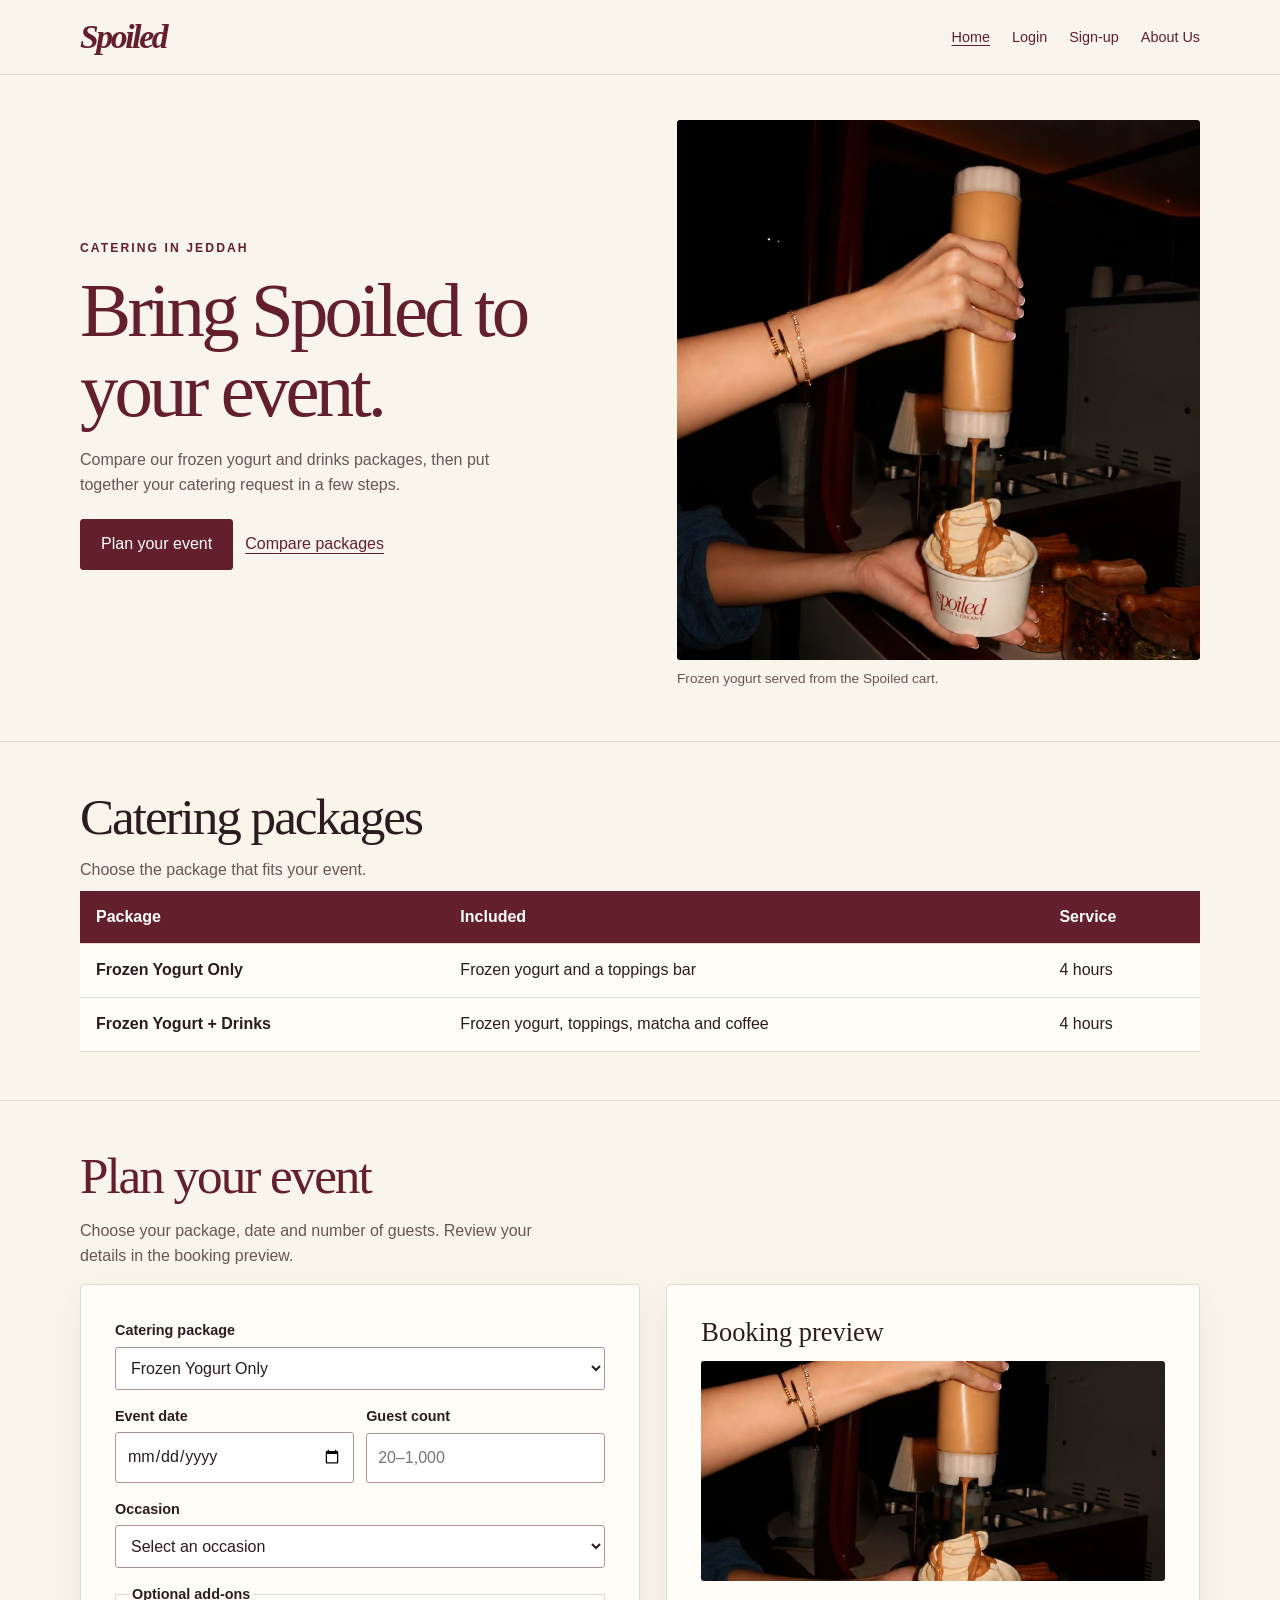
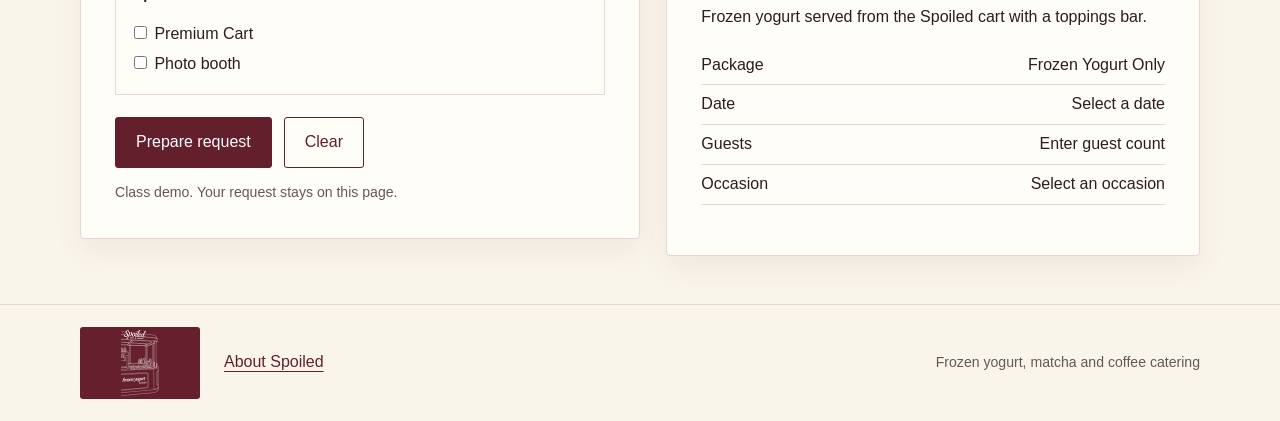
<file: index.html>
<!doctype html>
<html lang="en">
<head>
  <meta charset="utf-8">
  <meta name="viewport" content="width=device-width, initial-scale=1">
  <title>Plan your event | Spoiled Catering</title>
  <link rel="stylesheet" href="styles.css">
  <script src="app.js" defer></script>
  <style>
    #booking-title { color: var(--wine); }
    .preview-ready { border-color: #53745a; }
  </style>
</head>
<body>
  <header class="site-header">
    <div class="wrap header-row">
      <a class="wordmark" href="index.html">Spoiled</a>
      <nav class="menu" aria-label="Main menu">
        <a href="index.html" aria-current="page">Home</a>
        <a href="login.html">Login</a>
        <a href="signup.html">Sign-up</a>
        <a href="about.html">About Us</a>
      </nav>
    </div>
  </header>
<main>
  <section class="wrap hero" aria-labelledby="home-title">
    <div>
      <p class="eyebrow">Catering in Jeddah</p>
      <h1 id="home-title">Bring Spoiled to your event.</h1>
      <p class="intro">Compare our frozen yogurt and drinks packages, then put together your catering request in a few steps.</p>
      <div class="actions">
        <a class="button" href="#booking">Plan your event</a>
        <a href="#packages">Compare packages</a>
      </div>
    </div>
    <figure>
      <img class="hero-image" src="assets/froyo.webp" alt="A Spoiled frozen yogurt cup being finished at an event">
      <figcaption class="hero-caption">Frozen yogurt served from the Spoiled cart.</figcaption>
    </figure>
  </section>
  <section class="section" id="packages" aria-labelledby="packages-title">
    <div class="wrap">
      <h2 id="packages-title">Catering packages</h2>
      <div class="table-wrap">
        <table>
          <caption>Choose the package that fits your event.</caption>
          <thead><tr><th scope="col">Package</th><th scope="col">Included</th><th scope="col">Service</th></tr></thead>
          <tbody>
            <tr><th scope="row">Frozen Yogurt Only</th><td>Frozen yogurt and a toppings bar</td><td>4 hours</td></tr>
            <tr><th scope="row">Frozen Yogurt + Drinks</th><td>Frozen yogurt, toppings, matcha and coffee</td><td>4 hours</td></tr>
          </tbody>
        </table>
      </div>
    </div>
  </section>
  <section class="section" id="booking" aria-labelledby="booking-title">
    <div class="wrap">
      <h2 id="booking-title">Plan your event</h2>
      <p class="intro">Choose your package, date and number of guests. Review your details in the booking preview.</p>
      <div class="booking-grid">
        <form class="card" id="booking-form" method="post" novalidate>
          <div class="field">
            <label for="package">Catering package</label>
            <select id="package" name="package" required>
              <option value="yogurt">Frozen Yogurt Only</option>
              <option value="drinks">Frozen Yogurt + Drinks</option>
            </select>
          </div>
          <div class="field-pair">
            <div class="field">
              <label for="event-date">Event date</label>
              <input id="event-date" name="eventDate" type="date" required>
            </div>
            <div class="field">
              <label for="guests">Guest count</label>
              <input id="guests" name="guests" type="number" min="20" max="1000" step="1" placeholder="20–1,000" required>
            </div>
          </div>
          <div class="field">
            <label for="occasion">Occasion</label>
            <select id="occasion" name="occasion" required>
              <option value="">Select an occasion</option>
              <option>Private celebration</option><option>Corporate event</option><option>Campus event</option><option>Other</option>
            </select>
          </div>
          <fieldset>
            <legend>Optional add-ons</legend>
            <label class="check"><input type="checkbox" name="addons" value="Premium Cart"> Premium Cart</label>
            <label class="check"><input type="checkbox" name="addons" value="Photo booth"> Photo booth</label>
          </fieldset>
          <div class="actions">
            <button class="button" type="submit" disabled>Prepare request</button>
            <button class="button secondary" type="reset">Clear</button>
          </div>
          <p class="note" style="margin-bottom: 0">Class demo. Your request stays on this page.</p>
          <p class="status" id="booking-status" role="status"></p>
          <noscript><p>Enable JavaScript to use the booking preview.</p></noscript>
        </form>
        <article class="card" id="booking-preview" aria-labelledby="preview-title">
          <h3 id="preview-title">Booking preview</h3>
          <img id="package-image" class="preview-image" src="assets/froyo.webp" alt="Spoiled frozen yogurt in a serving cup">
          <p id="package-description">Frozen yogurt served from the Spoiled cart with a toppings bar.</p>
          <dl class="summary">
            <div><dt>Package</dt><dd id="summary-package">Frozen Yogurt Only</dd></div>
            <div><dt>Date</dt><dd id="summary-date">Select a date</dd></div>
            <div><dt>Guests</dt><dd id="summary-guests">Enter guest count</dd></div>
            <div><dt>Occasion</dt><dd id="summary-occasion">Select an occasion</dd></div>
          </dl>
          <div id="summary-addons" hidden><strong>Add-ons</strong><ul id="addon-list"></ul></div>
        </article>
      </div>
    </div>
  </section>
</main>
  <footer class="site-footer">
    <div class="wrap footer-row">
      <div class="footer-brand">
        <img src="assets/cart-badge.webp" width="120" height="72" alt="Spoiled cart illustration" usemap="#spoiled-cart">
        <map name="spoiled-cart" id="spoiled-cart">
          <area shape="rect" coords="0,0,119,71" href="about.html" alt="About Spoiled Catering">
        </map>
        <a href="about.html">About Spoiled</a>
      </div>
      <p class="note">Frozen yogurt, matcha and coffee catering</p>
    </div>
  </footer>
  <script>
    const form = document.querySelector('#booking-form');
    const preview = document.querySelector('#booking-preview');
    form.addEventListener('booking:prepared', () => preview.classList.add('preview-ready'));
    form.addEventListener('input', () => preview.classList.remove('preview-ready'));
    form.addEventListener('reset', () => preview.classList.remove('preview-ready'));
  </script>
</body>
</html>
</file>
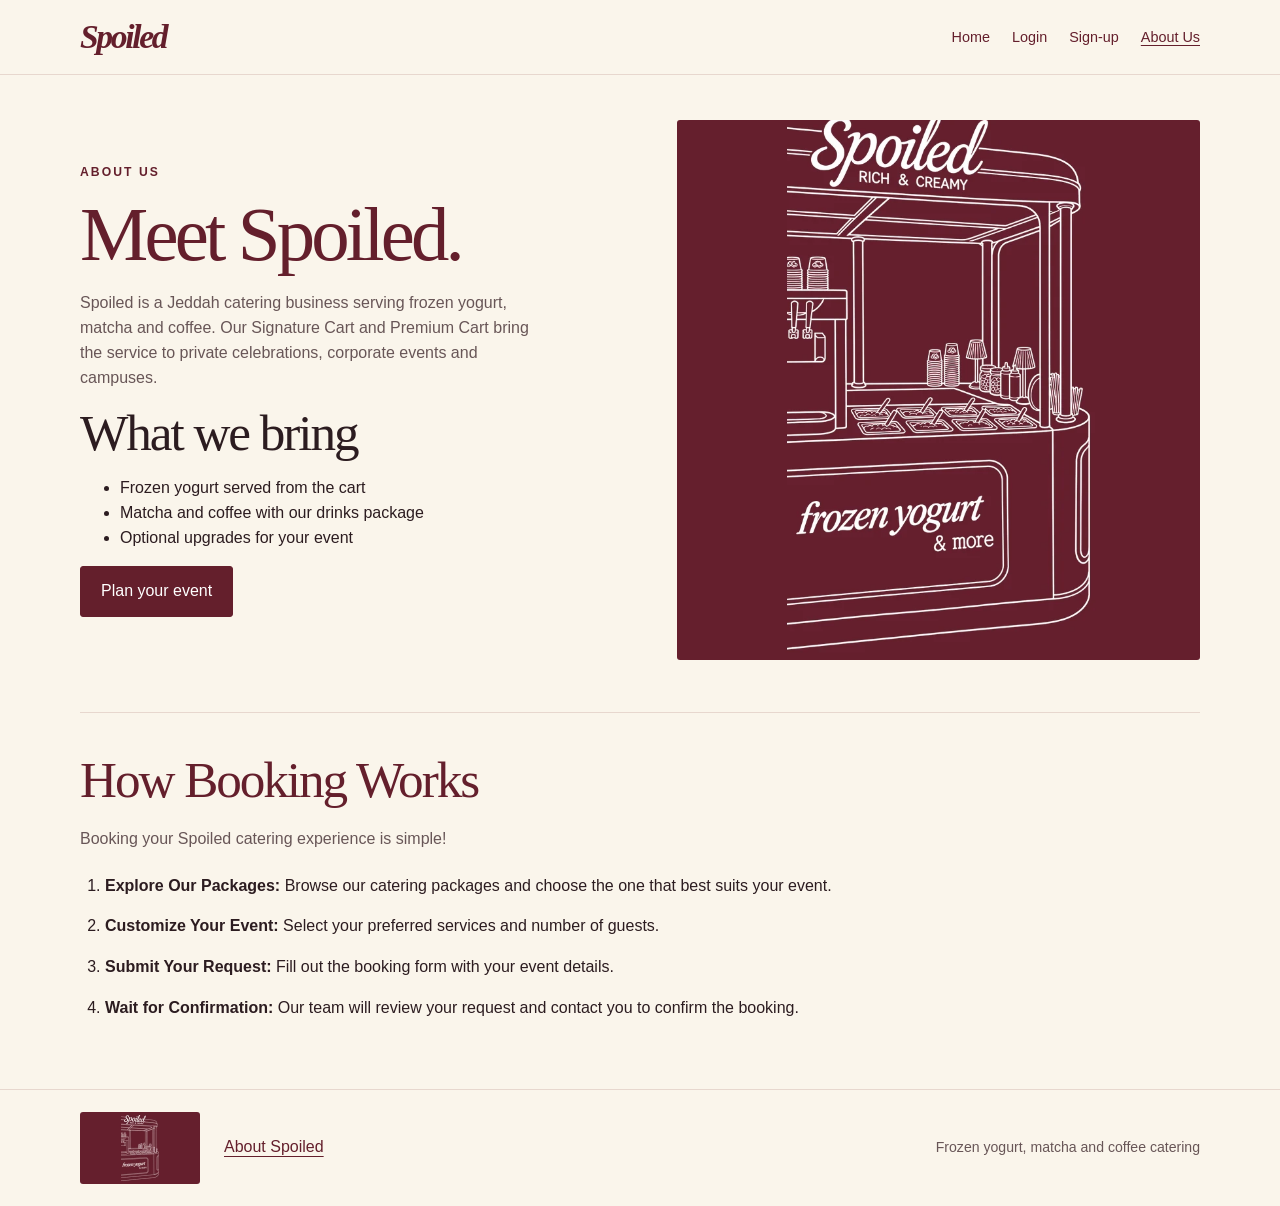
<file: about.html>
<!doctype html>
<html lang="en">
<head>
  <meta charset="utf-8">
  <meta name="viewport" content="width=device-width, initial-scale=1">
  <title>About Us | Spoiled Catering</title>
  <link rel="stylesheet" href="styles.css">
  <script src="app.js" defer></script>
</head>
<body>
  <header class="site-header">
    <div class="wrap header-row">
      <a class="wordmark" href="index.html">Spoiled</a>
      <nav class="menu" aria-label="Main menu">
        <a href="index.html">Home</a>
        <a href="login.html">Login</a>
        <a href="signup.html">Sign-up</a>
        <a href="about.html" aria-current="page">About Us</a>
      </nav>
    </div>
  </header>
<main>
  <section class="wrap hero">
    <article>
      <p class="eyebrow">About Us</p>
      <h1>Meet Spoiled.</h1>
      <p class="intro">Spoiled is a Jeddah catering business serving frozen yogurt, matcha and coffee. Our Signature Cart and Premium Cart bring the service to private celebrations, corporate events and campuses.</p>
      <h2>What we bring</h2>
      <ul>
        <li>Frozen yogurt served from the cart</li>
        <li>Matcha and coffee with our drinks package</li>
        <li>Optional upgrades for your event</li>
      </ul>
      <a class="button" href="index.html#booking">Plan your event</a>
    </article>
    
    <img class="hero-image" src="assets/cart.webp" alt="White illustration of the Spoiled catering cart on burgundy">
  </section>
  
<section class="wrap booking-steps">
  <h2>How Booking Works</h2>
  <p>Booking your Spoiled catering experience is simple!</p>

  <ol>
    <li>
      <strong>Explore Our Packages:</strong>
      Browse our catering packages and choose the one
      that best suits your event.
    </li>
    <li>
      <strong>Customize Your Event:</strong>
      Select your preferred services and number of guests.
    </li>
    <li>
      <strong>Submit Your Request:</strong>
      Fill out the booking form with your event details.
    </li>
    <li>
      <strong>Wait for Confirmation:</strong>
      Our team will review your request and contact you
      to confirm the booking.
    </li>
  </ol>
</section>

</main>
  <footer class="site-footer">
    <div class="wrap footer-row">
      <div class="footer-brand">
        <img src="assets/cart-badge.webp" width="120" height="72" alt="Spoiled cart illustration" usemap="#spoiled-cart">
        <map name="spoiled-cart" id="spoiled-cart">
          <area shape="rect" coords="0,0,119,71" href="about.html" alt="About Spoiled Catering">
        </map>
        <a href="about.html">About Spoiled</a>
      </div>
      <p class="note">Frozen yogurt, matcha and coffee catering</p>
    </div>
  </footer>
</body>
</html>
</file>
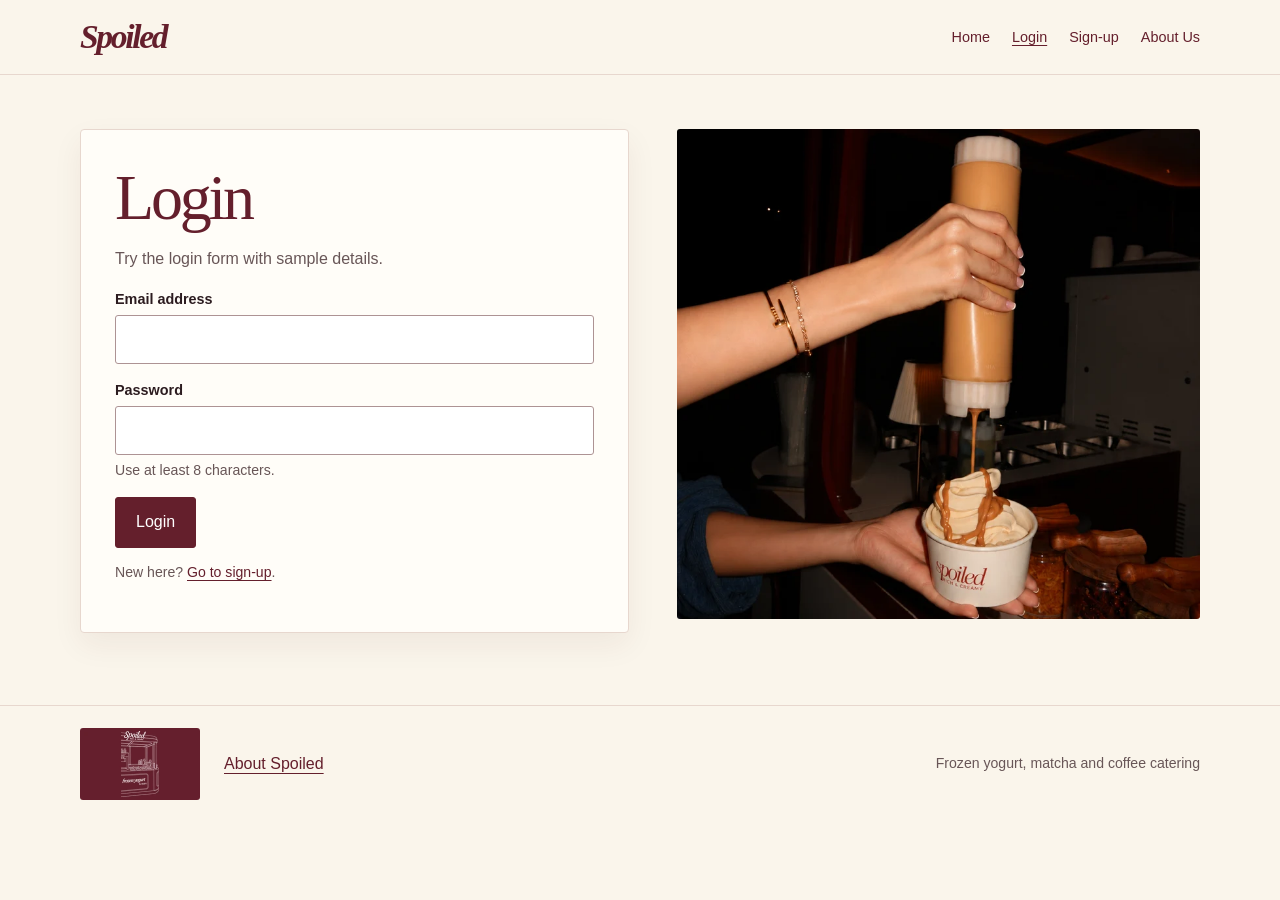
<file: login.html>
<!doctype html>
<html lang="en">
<head>
  <meta charset="utf-8">
  <meta name="viewport" content="width=device-width, initial-scale=1">
  <title>Login | Spoiled Catering</title>
  <link rel="stylesheet" href="styles.css">
  <script src="app.js" defer></script>
  <style>.account-title { font-size: clamp(2.6rem, 5vw, 4rem); }</style>
</head>
<body>
  <header class="site-header">
    <div class="wrap header-row">
      <a class="wordmark" href="index.html">Spoiled</a>
      <nav class="menu" aria-label="Main menu">
        <a href="index.html">Home</a>
        <a href="login.html" aria-current="page">Login</a>
        <a href="signup.html">Sign-up</a>
        <a href="about.html">About Us</a>
      </nav>
    </div>
  </header>
<main class="wrap account-layout">
  <section class="card" aria-labelledby="account-title">
    <h1 id="account-title" class="account-title">Login</h1>
    <p class="intro">Try the login form with sample details.</p>
    <form id="account-form" method="post" novalidate>
      <div class="field"><label for="email">Email address</label>
        <input id="email" name="email" type="email" autocomplete="email" required></div>
      <div class="field"><label for="password">Password</label>
        <input id="password" name="password" type="password" autocomplete="current-password" minlength="8" aria-describedby="password-tip" required>
        <small id="password-tip">Use at least 8 characters.</small></div>
      <button class="button" type="submit" disabled>Login</button>
      <p class="status" id="account-status" role="status"></p>
      <noscript><p>Enable JavaScript to use this form.</p></noscript>
    </form>
    <p class="note">New here? <a href="signup.html">Go to sign-up</a>.</p>
  </section>
  <img class="account-art" src="assets/froyo.webp" alt="Frozen yogurt served at a Spoiled catering event">
</main>
  <footer class="site-footer">
    <div class="wrap footer-row">
      <div class="footer-brand">
        <img src="assets/cart-badge.webp" width="120" height="72" alt="Spoiled cart illustration" usemap="#spoiled-cart">
        <map name="spoiled-cart" id="spoiled-cart">
          <area shape="rect" coords="0,0,119,71" href="about.html" alt="About Spoiled Catering">
        </map>
        <a href="about.html">About Spoiled</a>
      </div>
      <p class="note">Frozen yogurt, matcha and coffee catering</p>
    </div>
  </footer>
</body>
</html>
</file>
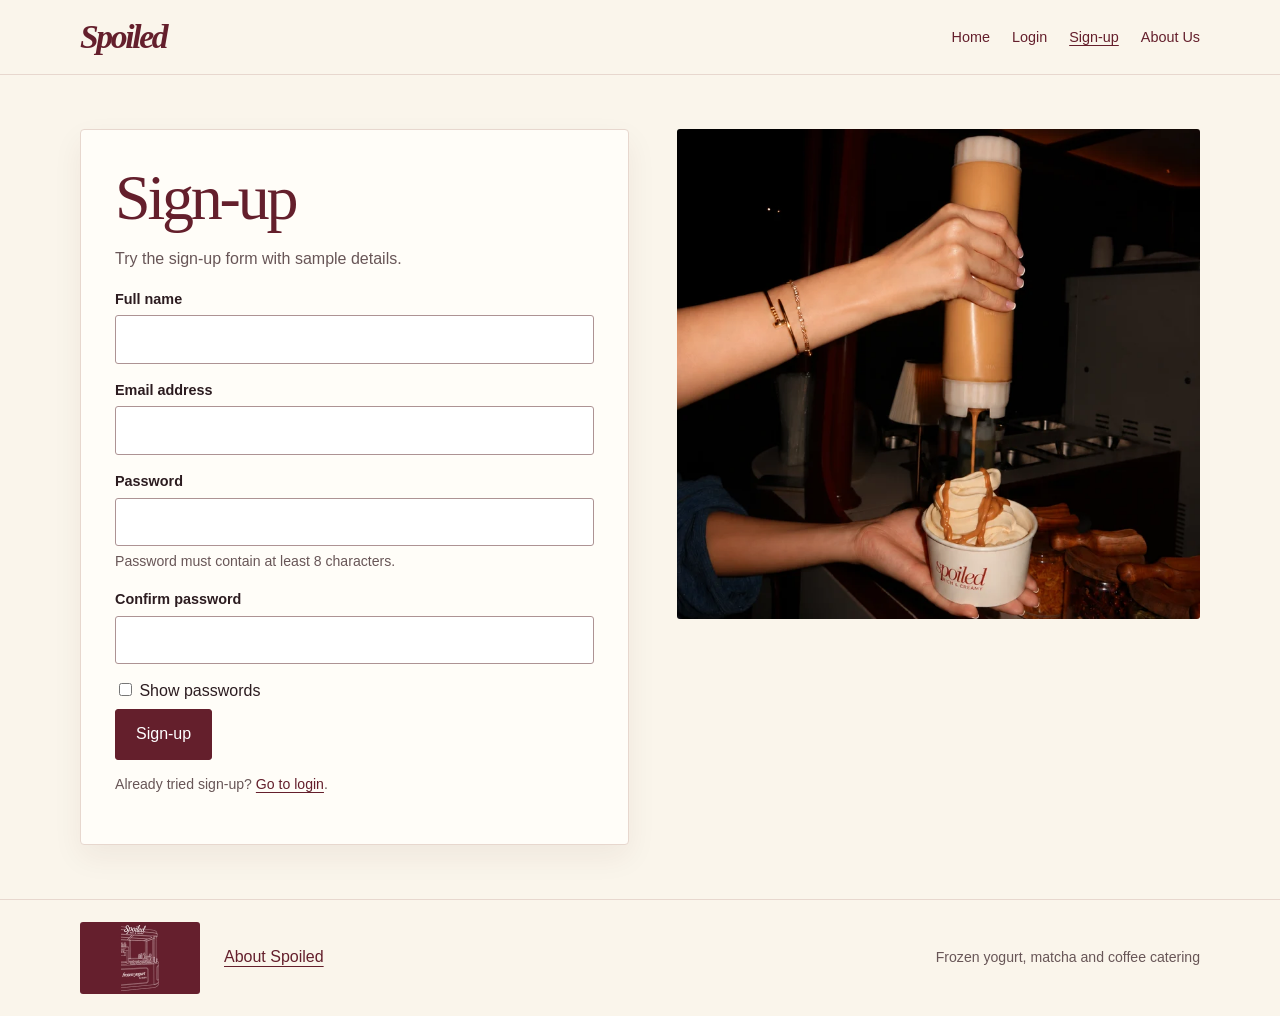
<file: signup.html>
<!doctype html>
<html lang="en">
<head>
  <meta charset="utf-8">
  <meta name="viewport" content="width=device-width, initial-scale=1">
  <title>Sign-up | Spoiled Catering</title>
  <link rel="stylesheet" href="styles.css">
  <script src="app.js" defer></script>
  <style>.account-title { font-size: clamp(2.6rem, 5vw, 4rem); }</style>
</head>
<body>
  <header class="site-header">
    <div class="wrap header-row">
      <a class="wordmark" href="index.html">Spoiled</a>
      <nav class="menu" aria-label="Main menu">
        <a href="index.html">Home</a>
        <a href="login.html">Login</a>
        <a href="signup.html" aria-current="page">Sign-up</a>
        <a href="about.html">About Us</a>
      </nav>
    </div>
  </header>
<main class="wrap account-layout">
  <section class="card" aria-labelledby="account-title">
    <h1 id="account-title" class="account-title">Sign-up</h1>
    <p class="intro">Try the sign-up form with sample details.</p>
    <form id="account-form" method="post" novalidate>
      <div class="field"><label for="name">Full name</label>
        <input id="name" name="fullName" autocomplete="name" required></div>
      <div class="field"><label for="email">Email address</label>
        <input id="email" name="email" type="email" autocomplete="email" required></div>
<div class="field">
  <label for="password">Password</label>
  <input id="password" name="password" type="password"
         autocomplete="new-password" minlength="8"
         aria-describedby="password-tip" required>

  <small id="password-tip">
    Password must contain at least 8 characters.
  </small>
</div>
<div class="field">
  <label for="confirm-password">Confirm password</label>
  <input id="confirm-password" name="confirmPassword"
         type="password" autocomplete="new-password" required>
</div>
<label class="check">
  <input type="checkbox" id="show-password">
  Show passwords
</label>
      <button class="button" type="submit" disabled>Sign-up</button>
      <p class="status" id="account-status" role="status"></p>
      <noscript><p>Enable JavaScript to use this form.</p></noscript>
    </form>
    <p class="note">Already tried sign-up? <a href="login.html">Go to login</a>.</p>
  </section>
  <img class="account-art" src="assets/froyo.webp" alt="Frozen yogurt served at a Spoiled catering event">
</main>
  <footer class="site-footer">
    <div class="wrap footer-row">
      <div class="footer-brand">
        <img src="assets/cart-badge.webp" width="120" height="72" alt="Spoiled cart illustration" usemap="#spoiled-cart">
        <map name="spoiled-cart" id="spoiled-cart">
          <area shape="rect" coords="0,0,119,71" href="about.html" alt="About Spoiled Catering">
        </map>
        <a href="about.html">About Spoiled</a>
      </div>
      <p class="note">Frozen yogurt, matcha and coffee catering</p>
    </div>
  </footer>
</body>
</html>
</file>
<file: styles.css>
:root {
  --cream: #faf5eb;
  --paper: #fffdf8;
  --wine: #641f2c;
  --ink: #2c1c20;
  --muted: #685657;
  --line: #e7d7ce;
}
* { box-sizing: border-box; }
html { scroll-behavior: smooth; }
body { margin: 0; background: var(--cream); color: var(--ink); font: 16px/1.55 Arial, sans-serif; }
a { color: var(--wine); text-underline-offset: .23em; }
a:focus-visible, button:focus-visible, input:focus-visible, select:focus-visible, textarea:focus-visible, area:focus-visible {
  outline: 3px solid #96596a;
  outline-offset: 3px;
}
img { max-width: 100%; }
.wrap { width: min(1120px, calc(100% - 48px)); margin-inline: auto; }
.site-header { position: sticky; top: 0; z-index: 10; background: var(--cream); border-bottom: 1px solid var(--line); }
.header-row, .footer-row { display: flex; align-items: center; justify-content: space-between; gap: 18px; padding-block: 18px; }
.wordmark { font: bold italic 2.1rem Georgia, serif; text-decoration: none; letter-spacing: -.07em; }
.menu { display: flex; flex-wrap: wrap; align-items: center; gap: 22px; }
.menu a { font-size: .9rem; text-decoration: none; }
.menu a[aria-current="page"], .menu a:hover { text-decoration: underline; }
main { min-height: 70vh; }
.hero, .account-layout, .booking-grid { display: grid; grid-template-columns: 1.05fr 1fr; gap: 48px; align-items: center; }
.hero { padding-block: 45px 52px; }
.hero-image { width: 100%; height: clamp(340px, 48vw, 540px); object-fit: cover; object-position: center 66%; border-radius: 3px; display: block; }
.hero-caption { color: var(--muted); margin: 8px 0 0; font-size: .85rem; }
figure { margin: 0; }
.eyebrow { margin: 0 0 13px; font-size: .76rem; letter-spacing: .17em; text-transform: uppercase; font-weight: bold; color: var(--wine); }
h1, h2, h3 { margin: 0 0 14px; line-height: 1.05; font-family: Georgia, serif; font-weight: normal; }
h1 { font-size: clamp(3rem, 6vw, 5.1rem); letter-spacing: -.05em; color: var(--wine); }
h2 { font-size: clamp(2rem, 4vw, 3.2rem); letter-spacing: -.04em; }
h3 { font-size: 1.65rem; }
.intro { color: var(--muted); max-width: 52ch; }
.button { display: inline-block; padding: 12px 20px; border-radius: 3px; border: 1px solid var(--wine); background: var(--wine); color: white; font: inherit; text-decoration: none; cursor: pointer; }
.button:hover { background: #45141e; }
.button.secondary { background: transparent; color: var(--wine); }
.button.secondary:hover { background: #f2e5e0; }
.actions { display: flex; flex-wrap: wrap; align-items: center; gap: 12px; margin-top: 22px; }
.section { padding-block: 48px; border-top: 1px solid var(--line); scroll-margin-top: 105px; }
.table-wrap { overflow-x: auto; }
table { width: 100%; border-collapse: collapse; background: var(--paper); text-align: left; }
caption { text-align: left; color: var(--muted); padding-bottom: 8px; }
th, td { border-bottom: 1px solid var(--line); padding: 14px 16px; }
thead { background: var(--wine); color: white; }
.card { border: 1px solid var(--line); padding: clamp(18px, 3.5vw, 34px); background: var(--paper); box-shadow: 0 12px 30px #541c2510; border-radius: 4px; }
.booking-grid { align-items: start; gap: 26px; }
.field { display: grid; gap: 5px; margin: 0 0 15px; }
.field label { font-size: .9rem; font-weight: bold; }
.field input, .field select { min-width: 0; width: 100%; padding: 11px; border: 1px solid #ad9394; border-radius: 3px; background: white; color: var(--ink); font: inherit; }
.field-pair { display: grid; grid-template-columns: 1fr 1fr; gap: 12px; }
.field [aria-invalid="true"] { border: 2px solid #a22637; }
small, .note { color: var(--muted); font-size: .88rem; }
fieldset { margin: 0; padding: 12px 14px; border: 1px solid var(--line); }
legend { font-weight: bold; font-size: .9rem; }
.check { display: block; margin: 5px 0; }
input[type="checkbox"] { accent-color: var(--wine); }
.preview-image { width: 100%; height: 220px; object-fit: cover; object-position: center 65%; border-radius: 3px; }
.preview-image.cart-image { object-fit: contain; background: var(--wine); }
.summary { margin: 16px 0; }
.summary div { display: flex; justify-content: space-between; gap: 12px; padding: 7px 0; border-bottom: 1px solid var(--line); }
.summary dd { margin: 0; text-align: right; overflow-wrap: anywhere; }
.status { margin-top: 15px; padding: 10px 14px; border-left: 3px solid #53745a; background: #edf2e8; }
.status.error { border-color: #a22637; background: #faecea; }
.status:empty { display: none; }
.account-layout { padding-block: 54px; align-items: start; }
.account-art { width: 100%; max-height: 490px; object-fit: cover; object-position: center 68%; border-radius: 3px; }
.site-footer { border-top: 1px solid var(--line); }
.footer-row { min-height: 116px; }
.footer-brand { display: flex; align-items: center; gap: 12px; }
.footer-brand img { display: block; max-width: none; border-radius: 3px; }
.footer-row p { margin: 0; }
[hidden] { display: none !important; }
@media (max-width: 720px) {
  .wrap { width: calc(100% - 32px); }
  .header-row, .footer-row { flex-wrap: wrap; }
  .menu { gap: 16px; }
  .hero, .account-layout, .booking-grid { grid-template-columns: 1fr; gap: 26px; }
  .hero { padding-block: 34px; }
  .hero-image { height: 365px; }
  th, td { padding: 10px; }
}

/* How Booking Works - About Us Page */
.booking-steps {
  padding-top: 40px;
  padding-bottom: 50px;
  border-top: 1px solid var(--line);
}

.booking-steps h2 {
  color: var(--wine);
  margin-bottom: 20px;
}

.booking-steps p {
  color: var(--muted);
  margin-bottom: 20px;
}

.booking-steps ol {
  padding-left: 25px;
  line-height: 1.8;
}

.booking-steps li {
  margin-bottom: 12px;
}
</file>
